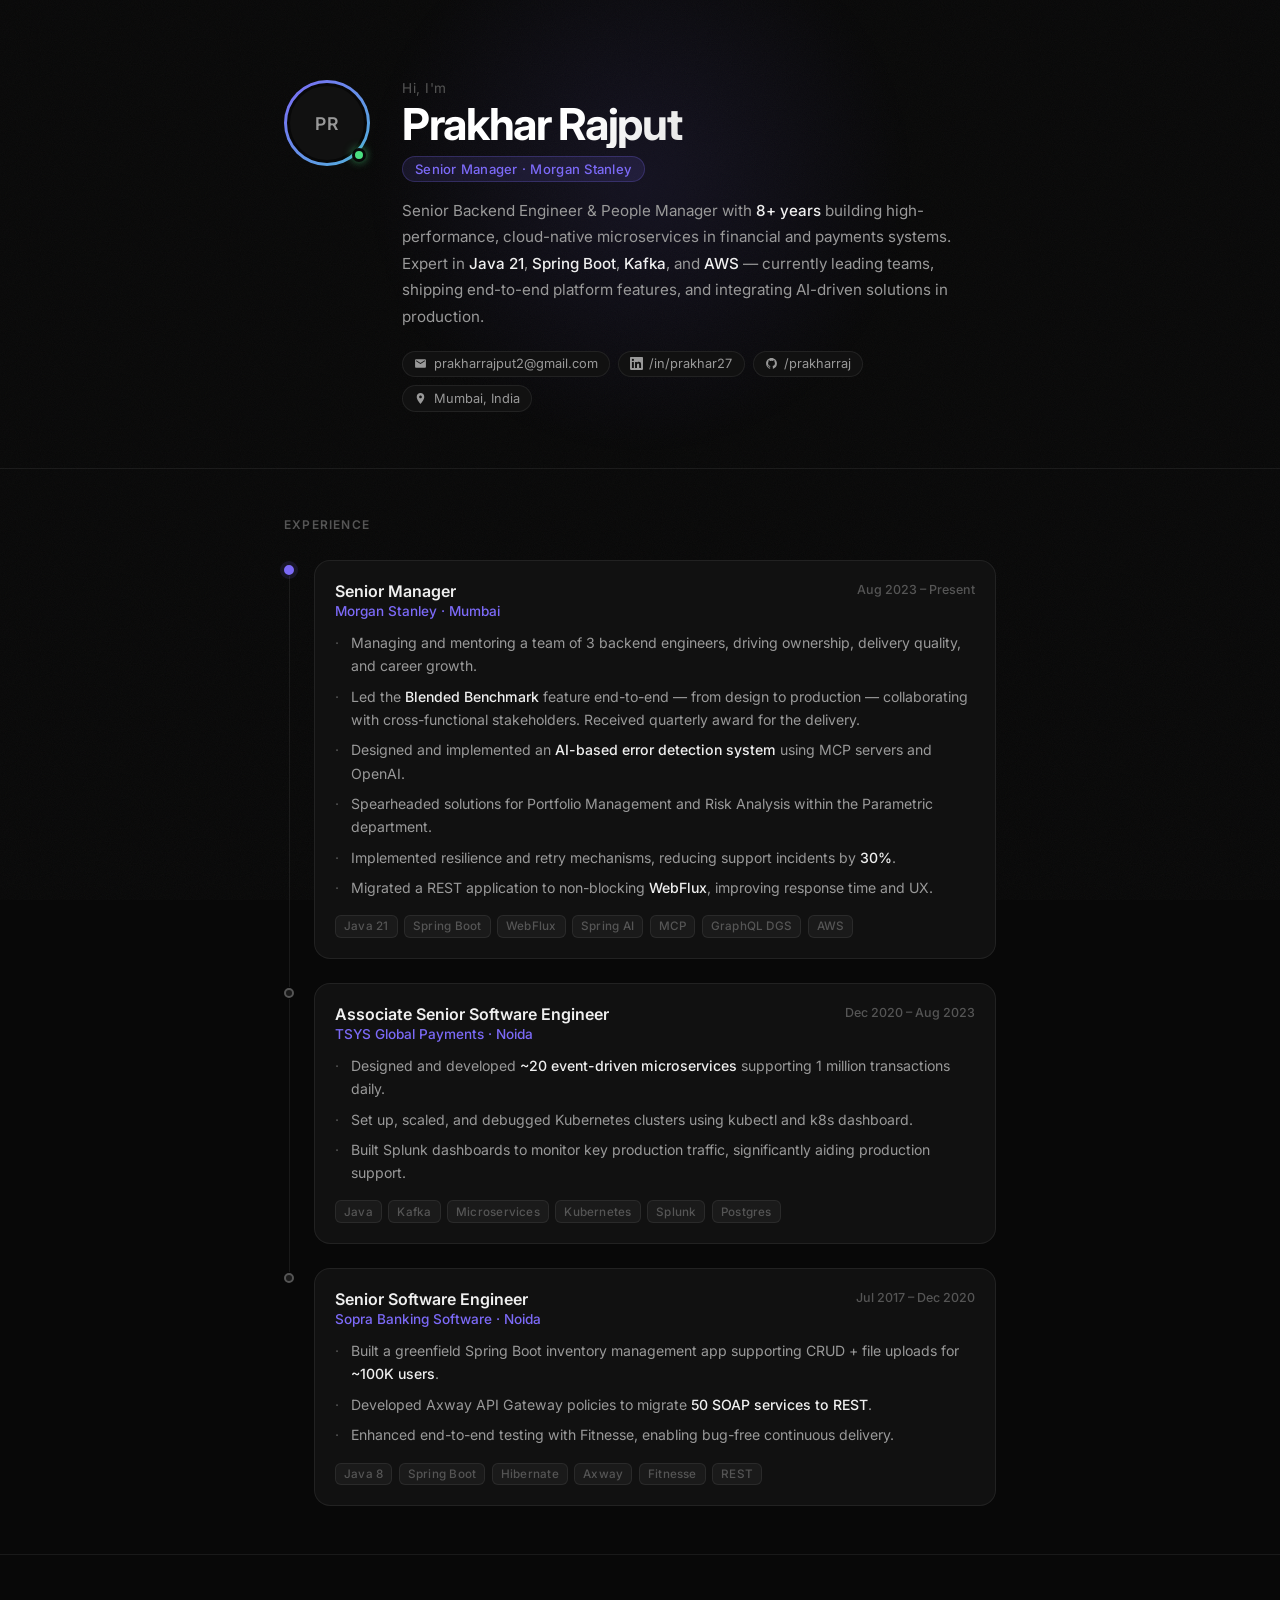
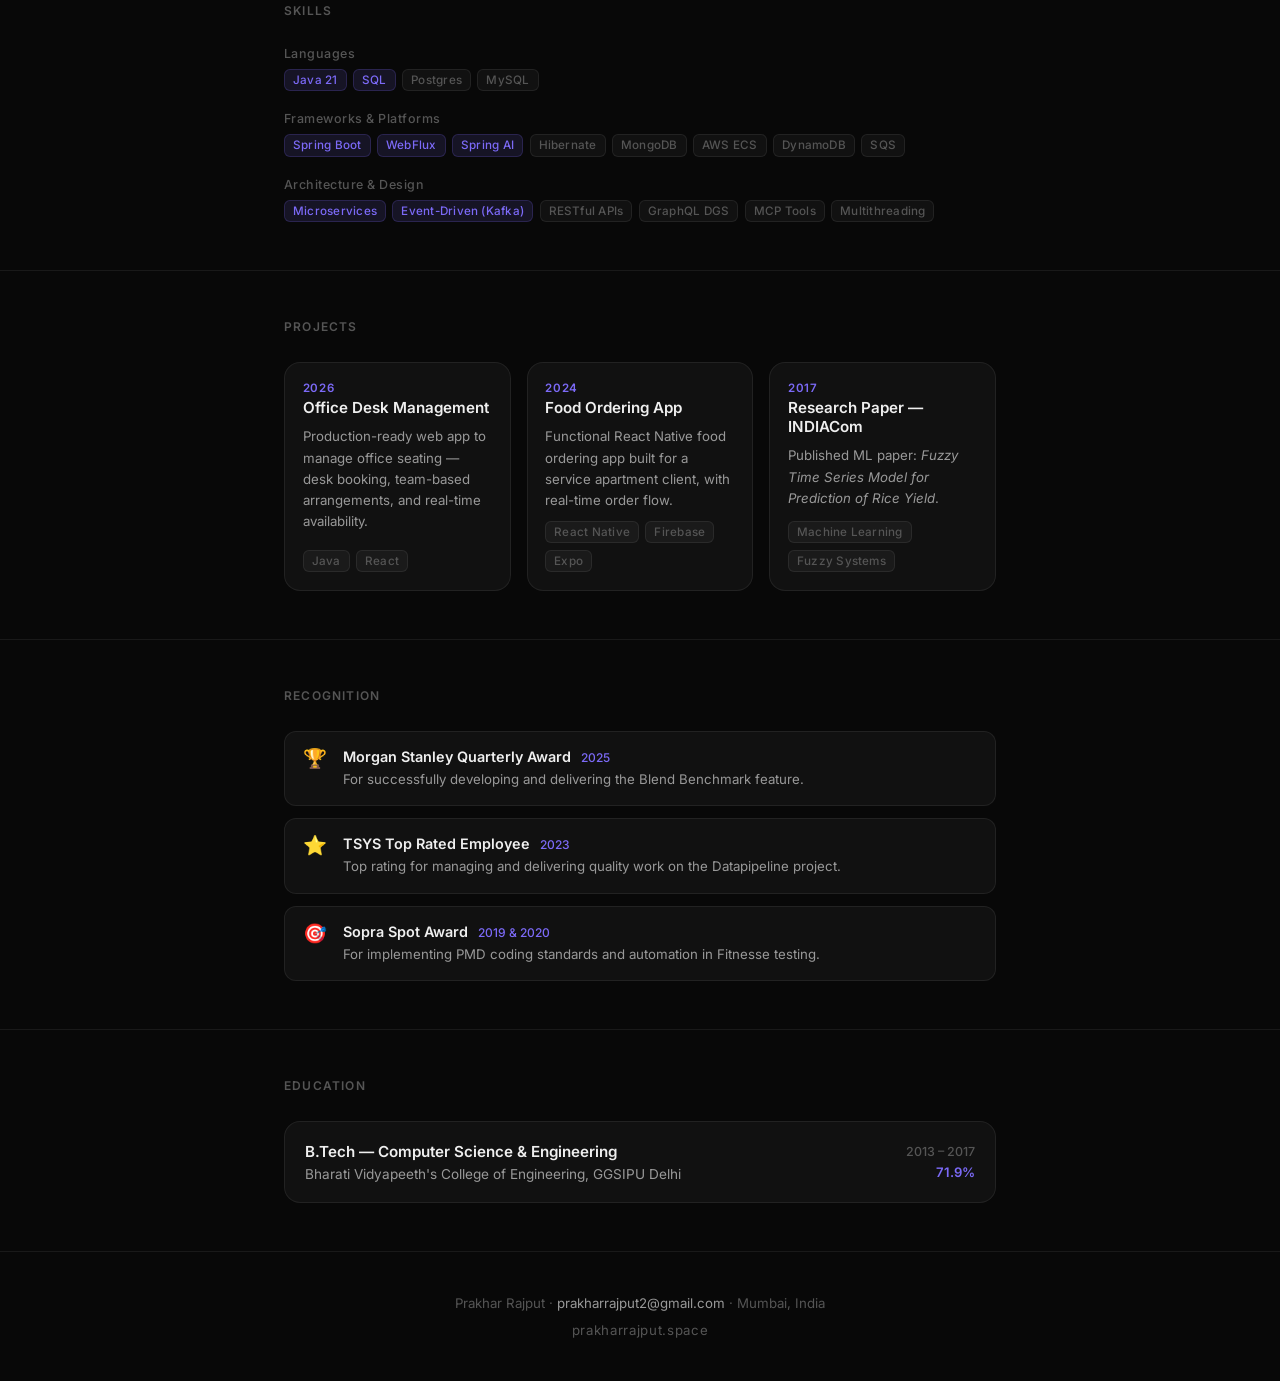
<file: index.html>
<!DOCTYPE html>
<html lang="en">
<head>
  <meta charset="UTF-8" />
  <meta name="viewport" content="width=device-width, initial-scale=1.0" />
  <title>Prakhar Rajput — Senior Backend Engineer</title>
  <meta name="description" content="Senior Backend Engineer & People Manager with 8+ years in fintech. Java, Spring Boot, Kafka, AWS, AI." />
  <link rel="stylesheet" href="styles.css" />
  <link rel="preconnect" href="https://fonts.googleapis.com" />
  <link rel="preconnect" href="https://fonts.gstatic.com" crossorigin />
  <link href="https://fonts.googleapis.com/css2?family=Inter:wght@300;400;500;600;700&display=swap" rel="stylesheet" />
</head>
<body>
  <div class="noise"></div>

  <!-- ── HERO ── -->
  <section class="hero-section">
    <div class="container">
      <div class="hero-inner">
        <div class="avatar-wrap">
          <div class="avatar-ring">
            <div class="avatar">PR</div>
          </div>
          <div class="status-dot"></div>
        </div>

        <div class="hero-text">
          <p class="greeting">Hi, I'm</p>
          <h1 class="name">Prakhar Rajput</h1>
          <p class="title-badge">Senior Manager · Morgan Stanley</p>
          <p class="bio">
            Senior Backend Engineer &amp; People Manager with <strong>8+ years</strong> building
            high-performance, cloud-native microservices in financial and payments systems.
            Expert in <strong>Java 21</strong>, <strong>Spring Boot</strong>, <strong>Kafka</strong>, and <strong>AWS</strong> —
            currently leading teams, shipping end-to-end platform features,
            and integrating AI-driven solutions in production.
          </p>

          <div class="contact-row">
            <a href="mailto:prakharrajput2@gmail.com" class="contact-chip">
              <svg viewBox="0 0 24 24" fill="currentColor"><path d="M20 4H4c-1.1 0-2 .9-2 2v12c0 1.1.9 2 2 2h16c1.1 0 2-.9 2-2V6c0-1.1-.9-2-2-2zm0 4l-8 5-8-5V6l8 5 8-5v2z"/></svg>
              prakharrajput2@gmail.com
            </a>
            <a href="https://linkedin.com/in/prakhar27" target="_blank" rel="noopener" class="contact-chip">
              <svg viewBox="0 0 24 24" fill="currentColor"><path d="M20.447 20.452h-3.554v-5.569c0-1.328-.027-3.037-1.852-3.037-1.853 0-2.136 1.445-2.136 2.939v5.667H9.351V9h3.414v1.561h.046c.477-.9 1.637-1.85 3.37-1.85 3.601 0 4.267 2.37 4.267 5.455v6.286zM5.337 7.433a2.062 2.062 0 01-2.063-2.065 2.064 2.064 0 112.063 2.065zm1.782 13.019H3.555V9h3.564v11.452zM22.225 0H1.771C.792 0 0 .774 0 1.729v20.542C0 23.227.792 24 1.771 24h20.451C23.2 24 24 23.227 24 22.271V1.729C24 .774 23.2 0 22.222 0h.003z"/></svg>
              /in/prakhar27
            </a>
            <a href="https://github.com/prakharraj" target="_blank" rel="noopener" class="contact-chip">
              <svg viewBox="0 0 24 24" fill="currentColor"><path d="M12 2C6.477 2 2 6.484 2 12.017c0 4.425 2.865 8.18 6.839 9.504.5.092.682-.217.682-.483 0-.237-.008-.868-.013-1.703-2.782.605-3.369-1.343-3.369-1.343-.454-1.158-1.11-1.466-1.11-1.466-.908-.62.069-.608.069-.608 1.003.07 1.531 1.032 1.531 1.032.892 1.53 2.341 1.088 2.91.832.092-.647.35-1.088.636-1.338-2.22-.253-4.555-1.113-4.555-4.951 0-1.093.39-1.988 1.029-2.688-.103-.253-.446-1.272.098-2.65 0 0 .84-.27 2.75 1.026A9.564 9.564 0 0112 6.844c.85.004 1.705.115 2.504.337 1.909-1.296 2.747-1.027 2.747-1.027.546 1.379.202 2.398.1 2.651.64.7 1.028 1.595 1.028 2.688 0 3.848-2.339 4.695-4.566 4.943.359.309.678.92.678 1.855 0 1.338-.012 2.419-.012 2.747 0 .268.18.58.688.482A10.019 10.019 0 0022 12.017C22 6.484 17.522 2 12 2z"/></svg>
              /prakharraj
            </a>
            <span class="contact-chip location">
              <svg viewBox="0 0 24 24" fill="currentColor"><path d="M12 2C8.13 2 5 5.13 5 9c0 5.25 7 13 7 13s7-7.75 7-13c0-3.87-3.13-7-7-7zm0 9.5c-1.38 0-2.5-1.12-2.5-2.5s1.12-2.5 2.5-2.5 2.5 1.12 2.5 2.5-1.12 2.5-2.5 2.5z"/></svg>
              Mumbai, India
            </span>
          </div>
        </div>
      </div>
    </div>
  </section>

  <!-- ── EXPERIENCE ── -->
  <section class="section">
    <div class="container">
      <h2 class="section-title">Experience</h2>
      <div class="timeline">

        <div class="timeline-item">
          <div class="timeline-dot current"></div>
          <div class="timeline-card">
            <div class="job-header">
              <div>
                <h3 class="job-title">Senior Manager</h3>
                <p class="company">Morgan Stanley · Mumbai</p>
              </div>
              <span class="tenure">Aug 2023 – Present</span>
            </div>
            <ul class="bullets">
              <li>Managing and mentoring a team of 3 backend engineers, driving ownership, delivery quality, and career growth.</li>
              <li>Led the <strong>Blended Benchmark</strong> feature end-to-end — from design to production — collaborating with cross-functional stakeholders. Received quarterly award for the delivery.</li>
              <li>Designed and implemented an <strong>AI-based error detection system</strong> using MCP servers and OpenAI.</li>
              <li>Spearheaded solutions for Portfolio Management and Risk Analysis within the Parametric department.</li>
              <li>Implemented resilience and retry mechanisms, reducing support incidents by <strong>30%</strong>.</li>
              <li>Migrated a REST application to non-blocking <strong>WebFlux</strong>, improving response time and UX.</li>
            </ul>
            <div class="tag-row">
              <span class="tag">Java 21</span><span class="tag">Spring Boot</span><span class="tag">WebFlux</span><span class="tag">Spring AI</span><span class="tag">MCP</span><span class="tag">GraphQL DGS</span><span class="tag">AWS</span>
            </div>
          </div>
        </div>

        <div class="timeline-item">
          <div class="timeline-dot"></div>
          <div class="timeline-card">
            <div class="job-header">
              <div>
                <h3 class="job-title">Associate Senior Software Engineer</h3>
                <p class="company">TSYS Global Payments · Noida</p>
              </div>
              <span class="tenure">Dec 2020 – Aug 2023</span>
            </div>
            <ul class="bullets">
              <li>Designed and developed <strong>~20 event-driven microservices</strong> supporting 1 million transactions daily.</li>
              <li>Set up, scaled, and debugged Kubernetes clusters using kubectl and k8s dashboard.</li>
              <li>Built Splunk dashboards to monitor key production traffic, significantly aiding production support.</li>
            </ul>
            <div class="tag-row">
              <span class="tag">Java</span><span class="tag">Kafka</span><span class="tag">Microservices</span><span class="tag">Kubernetes</span><span class="tag">Splunk</span><span class="tag">Postgres</span>
            </div>
          </div>
        </div>

        <div class="timeline-item">
          <div class="timeline-dot"></div>
          <div class="timeline-card">
            <div class="job-header">
              <div>
                <h3 class="job-title">Senior Software Engineer</h3>
                <p class="company">Sopra Banking Software · Noida</p>
              </div>
              <span class="tenure">Jul 2017 – Dec 2020</span>
            </div>
            <ul class="bullets">
              <li>Built a greenfield Spring Boot inventory management app supporting CRUD + file uploads for <strong>~100K users</strong>.</li>
              <li>Developed Axway API Gateway policies to migrate <strong>50 SOAP services to REST</strong>.</li>
              <li>Enhanced end-to-end testing with Fitnesse, enabling bug-free continuous delivery.</li>
            </ul>
            <div class="tag-row">
              <span class="tag">Java 8</span><span class="tag">Spring Boot</span><span class="tag">Hibernate</span><span class="tag">Axway</span><span class="tag">Fitnesse</span><span class="tag">REST</span>
            </div>
          </div>
        </div>

      </div>
    </div>
  </section>

  <!-- ── SKILLS ── -->
  <section class="section">
    <div class="container">
      <h2 class="section-title">Skills</h2>
      <div class="skills-grid">
        <div class="skill-group">
          <p class="skill-label">Languages</p>
          <div class="tag-row">
            <span class="tag accent">Java 21</span>
            <span class="tag accent">SQL</span>
            <span class="tag">Postgres</span>
            <span class="tag">MySQL</span>
          </div>
        </div>
        <div class="skill-group">
          <p class="skill-label">Frameworks & Platforms</p>
          <div class="tag-row">
            <span class="tag accent">Spring Boot</span>
            <span class="tag accent">WebFlux</span>
            <span class="tag accent">Spring AI</span>
            <span class="tag">Hibernate</span>
            <span class="tag">MongoDB</span>
            <span class="tag">AWS ECS</span>
            <span class="tag">DynamoDB</span>
            <span class="tag">SQS</span>
          </div>
        </div>
        <div class="skill-group">
          <p class="skill-label">Architecture & Design</p>
          <div class="tag-row">
            <span class="tag accent">Microservices</span>
            <span class="tag accent">Event-Driven (Kafka)</span>
            <span class="tag">RESTful APIs</span>
            <span class="tag">GraphQL DGS</span>
            <span class="tag">MCP Tools</span>
            <span class="tag">Multithreading</span>
          </div>
        </div>
      </div>
    </div>
  </section>

  <!-- ── PROJECTS ── -->
  <section class="section">
    <div class="container">
      <h2 class="section-title">Projects</h2>
      <div class="projects-grid">

        <div class="project-card">
          <div class="project-header">
            <span class="project-year">2026</span>
            <h3 class="project-name">Office Desk Management</h3>
          </div>
          <p class="project-desc">Production-ready web app to manage office seating — desk booking, team-based arrangements, and real-time availability.</p>
          <div class="tag-row"><span class="tag">Java</span><span class="tag">React</span></div>
        </div>

        <div class="project-card">
          <div class="project-header">
            <span class="project-year">2024</span>
            <h3 class="project-name">Food Ordering App</h3>
          </div>
          <p class="project-desc">Functional React Native food ordering app built for a service apartment client, with real-time order flow.</p>
          <div class="tag-row"><span class="tag">React Native</span><span class="tag">Firebase</span><span class="tag">Expo</span></div>
        </div>

        <div class="project-card">
          <div class="project-header">
            <span class="project-year">2017</span>
            <h3 class="project-name">Research Paper — INDIACom</h3>
          </div>
          <p class="project-desc">Published ML paper: <em>Fuzzy Time Series Model for Prediction of Rice Yield</em>.</p>
          <div class="tag-row"><span class="tag">Machine Learning</span><span class="tag">Fuzzy Systems</span></div>
        </div>

      </div>
    </div>
  </section>

  <!-- ── ACHIEVEMENTS ── -->
  <section class="section">
    <div class="container">
      <h2 class="section-title">Recognition</h2>
      <div class="awards-list">
        <div class="award-item">
          <div class="award-icon">🏆</div>
          <div>
            <p class="award-title">Morgan Stanley Quarterly Award <span class="award-year">2025</span></p>
            <p class="award-desc">For successfully developing and delivering the Blend Benchmark feature.</p>
          </div>
        </div>
        <div class="award-item">
          <div class="award-icon">⭐</div>
          <div>
            <p class="award-title">TSYS Top Rated Employee <span class="award-year">2023</span></p>
            <p class="award-desc">Top rating for managing and delivering quality work on the Datapipeline project.</p>
          </div>
        </div>
        <div class="award-item">
          <div class="award-icon">🎯</div>
          <div>
            <p class="award-title">Sopra Spot Award <span class="award-year">2019 &amp; 2020</span></p>
            <p class="award-desc">For implementing PMD coding standards and automation in Fitnesse testing.</p>
          </div>
        </div>
      </div>
    </div>
  </section>

  <!-- ── EDUCATION ── -->
  <section class="section">
    <div class="container">
      <h2 class="section-title">Education</h2>
      <div class="edu-card">
        <div>
          <h3 class="edu-degree">B.Tech — Computer Science &amp; Engineering</h3>
          <p class="edu-school">Bharati Vidyapeeth's College of Engineering, GGSIPU Delhi</p>
        </div>
        <div class="edu-meta">
          <span class="tenure">2013 – 2017</span>
          <span class="edu-grade">71.9%</span>
        </div>
      </div>
    </div>
  </section>

  <!-- ── FOOTER ── -->
  <footer class="footer">
    <div class="container">
      <p>Prakhar Rajput · <a href="mailto:prakharrajput2@gmail.com">prakharrajput2@gmail.com</a> · Mumbai, India</p>
      <p class="footer-sub">prakharrajput.space</p>
    </div>
  </footer>

  <script src="app.js"></script>
</body>
</html>
</file>
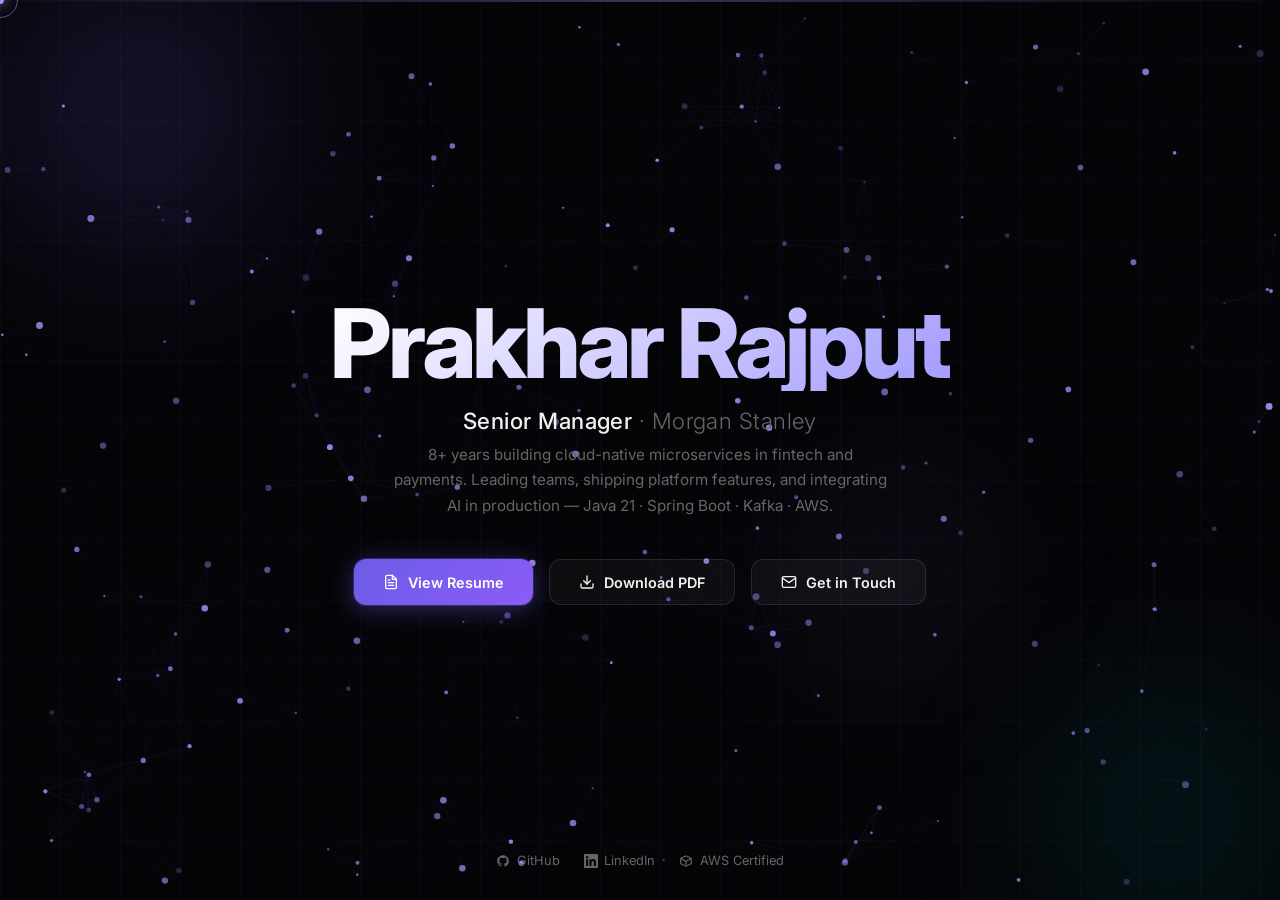
<file: public/index.html>
<!DOCTYPE html>
<html lang="en">
<head>
  <meta charset="UTF-8" />
  <meta name="viewport" content="width=device-width, initial-scale=1.0" />
  <title>Prakhar Rajput — Senior Manager</title>
  <meta name="description" content="Senior Backend Engineer & People Manager with 8+ years in fintech. Java, Spring Boot, Kafka, AWS, AI." />
  <link rel="preconnect" href="https://fonts.googleapis.com" />
  <link rel="preconnect" href="https://fonts.gstatic.com" crossorigin />
  <link href="https://fonts.googleapis.com/css2?family=Inter:wght@300;400;500;600;700;800&family=JetBrains+Mono:wght@400;500&display=swap" rel="stylesheet" />
  <style>
    *, *::before, *::after { box-sizing: border-box; margin: 0; padding: 0; }

    :root {
      --bg: #050508;
      --accent: #6c5ce7;
      --accent-light: #a29bfe;
      --cyan: #00cec9;
      --text: #f1f1f1;
      --text-dim: #666;
      --glow: rgba(108, 92, 231, 0.4);
    }

    html, body {
      height: 100%;
      font-family: 'Inter', system-ui, sans-serif;
      background: var(--bg);
      color: var(--text);
      overflow: hidden;
      -webkit-font-smoothing: antialiased;
      cursor: none;
    }

    .cursor-dot {
      position: fixed;
      width: 8px;
      height: 8px;
      background: var(--accent-light);
      border-radius: 50%;
      pointer-events: none;
      z-index: 9999;
      transform: translate(-50%, -50%);
      transition: transform 0.05s ease, opacity 0.2s;
      box-shadow: 0 0 12px var(--accent-light);
    }

    .cursor-ring {
      position: fixed;
      width: 36px;
      height: 36px;
      border: 1.5px solid rgba(162, 155, 254, 0.5);
      border-radius: 50%;
      pointer-events: none;
      z-index: 9998;
      transform: translate(-50%, -50%);
      transition: width 0.3s ease, height 0.3s ease, border-color 0.3s ease;
    }

    .cursor-ring.hover {
      width: 52px;
      height: 52px;
      border-color: var(--cyan);
    }

    .cursor-dot.hover {
      transform: translate(-50%, -50%) scale(1.8);
      background: var(--cyan);
      box-shadow: 0 0 20px var(--cyan);
    }

    a, .btn { cursor: none; }

    /* ── Animated grid background ── */
    .grid-bg {
      position: fixed;
      inset: 0;
      background-image:
        linear-gradient(rgba(108, 92, 231, 0.05) 1px, transparent 1px),
        linear-gradient(90deg, rgba(108, 92, 231, 0.05) 1px, transparent 1px);
      background-size: 60px 60px;
      animation: gridMove 20s linear infinite;
      z-index: 0;
    }

    @keyframes gridMove {
      0% { transform: translate(0, 0); }
      100% { transform: translate(60px, 60px); }
    }

    /* ── Floating orbs ── */
    .orb {
      position: fixed;
      border-radius: 50%;
      filter: blur(80px);
      pointer-events: none;
      z-index: 0;
      animation: float 8s ease-in-out infinite;
    }

    .orb-1 {
      width: 400px;
      height: 400px;
      background: radial-gradient(circle, rgba(108, 92, 231, 0.25), transparent 70%);
      top: -10%;
      left: -5%;
      animation-delay: 0s;
    }

    .orb-2 {
      width: 350px;
      height: 350px;
      background: radial-gradient(circle, rgba(0, 206, 201, 0.15), transparent 70%);
      bottom: -10%;
      right: -5%;
      animation-delay: -4s;
    }

    .orb-3 {
      width: 250px;
      height: 250px;
      background: radial-gradient(circle, rgba(162, 155, 254, 0.12), transparent 70%);
      top: 50%;
      left: 60%;
      animation-delay: -2s;
    }

    @keyframes float {
      0%, 100% { transform: translate(0, 0) scale(1); }
      33% { transform: translate(20px, -15px) scale(1.05); }
      66% { transform: translate(-10px, 10px) scale(0.95); }
    }

    /* ── Particle canvas ── */
    #particles {
      position: fixed;
      inset: 0;
      z-index: 0;
    }

    /* ── Main content ── */
    .wrapper {
      position: relative;
      z-index: 1;
      height: 100%;
      display: flex;
      flex-direction: column;
      align-items: center;
      justify-content: center;
      text-align: center;
      padding: 2rem;
    }

    /* ── Terminal-style badge ── */
    .terminal-badge {
      display: inline-flex;
      align-items: center;
      gap: 0.5rem;
      font-family: 'JetBrains Mono', monospace;
      font-size: 0.75rem;
      color: var(--cyan);
      background: rgba(0, 206, 201, 0.06);
      border: 1px solid rgba(0, 206, 201, 0.2);
      border-radius: 99px;
      padding: 0.4rem 1rem;
      margin-bottom: 2rem;
      opacity: 0;
      animation: fadeIn 0.8s ease 0.2s forwards;
    }

    .terminal-badge::before {
      content: '';
      width: 6px;
      height: 6px;
      background: var(--cyan);
      border-radius: 50%;
      box-shadow: 0 0 8px var(--cyan);
      animation: pulse 2s ease-in-out infinite;
    }

    @keyframes pulse {
      0%, 100% { opacity: 1; }
      50% { opacity: 0.4; }
    }

    /* ── Name ── */
    .hero-name {
      font-size: clamp(3rem, 10vw, 6rem);
      font-weight: 800;
      letter-spacing: -0.04em;
      line-height: 1;
      margin-bottom: 1rem;
      opacity: 0;
      animation: fadeUp 0.8s ease 0.4s forwards;
      background: linear-gradient(135deg, #fff 0%, var(--accent-light) 50%, var(--cyan) 100%);
      background-size: 200% 200%;
      -webkit-background-clip: text;
      -webkit-text-fill-color: transparent;
      background-clip: text;
      animation: fadeUp 0.8s ease 0.4s forwards, gradientShift 6s ease-in-out infinite;
    }

    @keyframes gradientShift {
      0%, 100% { background-position: 0% 50%; }
      50% { background-position: 100% 50%; }
    }

    /* ── Subtitle ── */
    .hero-subtitle {
      font-size: clamp(1rem, 3vw, 1.4rem);
      font-weight: 300;
      color: var(--text-dim);
      letter-spacing: 0.02em;
      margin-bottom: 0.5rem;
      opacity: 0;
      animation: fadeUp 0.8s ease 0.6s forwards;
    }

    .hero-subtitle strong {
      color: var(--text);
      font-weight: 500;
    }

    .hero-tagline {
      font-size: 0.95rem;
      color: var(--text-dim);
      max-width: 500px;
      line-height: 1.7;
      margin-bottom: 2.5rem;
      opacity: 0;
      animation: fadeUp 0.8s ease 0.75s forwards;
    }

    /* ── CTA Buttons ── */
    .cta-group {
      display: flex;
      gap: 1rem;
      flex-wrap: wrap;
      justify-content: center;
      opacity: 0;
      animation: fadeUp 0.8s ease 0.9s forwards;
    }

    .btn {
      position: relative;
      display: inline-flex;
      align-items: center;
      gap: 0.6rem;
      padding: 0.85rem 1.8rem;
      font-family: 'Inter', sans-serif;
      font-size: 0.9rem;
      font-weight: 600;
      text-decoration: none;
      border-radius: 12px;
      cursor: pointer;
      transition: all 0.3s ease;
      overflow: hidden;
    }

    .btn-primary {
      color: #fff;
      background: linear-gradient(135deg, var(--accent), #8b5cf6);
      border: none;
      box-shadow: 0 4px 24px var(--glow), 0 0 0 1px rgba(108, 92, 231, 0.3);
    }

    .btn-primary::before {
      content: '';
      position: absolute;
      inset: 0;
      background: linear-gradient(135deg, rgba(255,255,255,0.15), transparent);
      opacity: 0;
      transition: opacity 0.3s;
    }

    .btn-primary:hover {
      transform: translateY(-2px);
      box-shadow: 0 8px 40px var(--glow), 0 0 0 1px rgba(108, 92, 231, 0.5);
    }

    .btn-primary:hover::before {
      opacity: 1;
    }

    .btn-ghost {
      color: var(--text);
      background: rgba(255, 255, 255, 0.04);
      border: 1px solid rgba(255, 255, 255, 0.1);
    }

    .btn-ghost:hover {
      background: rgba(255, 255, 255, 0.08);
      border-color: rgba(255, 255, 255, 0.2);
      transform: translateY(-2px);
    }

    .btn svg {
      width: 16px;
      height: 16px;
    }

    /* ── Bottom links ── */
    .bottom-links {
      position: absolute;
      bottom: 2rem;
      display: flex;
      gap: 1.5rem;
      opacity: 0;
      animation: fadeIn 0.8s ease 1.2s forwards;
    }

    .bottom-links a {
      display: inline-flex;
      align-items: center;
      gap: 0.4rem;
      font-size: 0.8rem;
      color: var(--text-dim);
      text-decoration: none;
      transition: color 0.2s;
    }

    .bottom-links a:hover {
      color: var(--text);
    }

    .bottom-links a svg {
      width: 14px;
      height: 14px;
    }

    /* ── Scanline effect ── */
    .scanline {
      position: fixed;
      top: 0;
      left: 0;
      right: 0;
      height: 2px;
      background: linear-gradient(90deg, transparent, var(--accent-light), transparent);
      opacity: 0.3;
      animation: scanDown 4s linear infinite;
      z-index: 2;
      pointer-events: none;
    }

    @keyframes scanDown {
      0% { top: -2px; }
      100% { top: 100%; }
    }

    /* ── Keyframes ── */
    @keyframes fadeUp {
      from { opacity: 0; transform: translateY(24px); }
      to { opacity: 1; transform: translateY(0); }
    }

    @keyframes fadeIn {
      from { opacity: 0; }
      to { opacity: 1; }
    }

    /* ── Responsive ── */
    @media (max-width: 480px) {
      .wrapper { padding: 1.5rem; }
      .cta-group { flex-direction: column; align-items: center; }
      .bottom-links { gap: 1rem; }
    }
  </style>
</head>
<body>
  <div class="cursor-dot"></div>
  <div class="cursor-ring"></div>
  <div class="grid-bg"></div>
  <div class="orb orb-1"></div>
  <div class="orb orb-2"></div>
  <div class="orb orb-3"></div>
  <div class="scanline"></div>
  <canvas id="particles"></canvas>

  <div class="wrapper">
    <h1 class="hero-name">Prakhar Rajput</h1>

    <p class="hero-subtitle">
      <strong>Senior Manager</strong> · Morgan Stanley
    </p>

    <p class="hero-tagline">
      8+ years building cloud-native microservices in fintech and payments.
      Leading teams, shipping platform features, and integrating AI in production —
      Java 21 · Spring Boot · Kafka · AWS.
    </p>

    <div class="cta-group">
      <a href="resume.html" class="btn btn-primary">
        <svg viewBox="0 0 24 24" fill="none" stroke="currentColor" stroke-width="2" stroke-linecap="round" stroke-linejoin="round"><path d="M14 2H6a2 2 0 00-2 2v16a2 2 0 002 2h12a2 2 0 002-2V8z"/><polyline points="14 2 14 8 20 8"/><line x1="16" y1="13" x2="8" y2="13"/><line x1="16" y1="17" x2="8" y2="17"/><polyline points="10 9 9 9 8 9"/></svg>
        View Resume
      </a>
      <a href="https://drive.google.com/file/d/142mEbwEkqY27lMpRlLbPWL8rWCXYulNN/view?usp=sharing" class="btn btn-ghost" target="_blank" rel="noopener">
        <svg viewBox="0 0 24 24" fill="none" stroke="currentColor" stroke-width="2" stroke-linecap="round" stroke-linejoin="round"><path d="M21 15v4a2 2 0 01-2 2H5a2 2 0 01-2-2v-4"/><polyline points="7 10 12 15 17 10"/><line x1="12" y1="15" x2="12" y2="3"/></svg>
        Download PDF
      </a>
      <a href="mailto:prakharrajput2@gmail.com" class="btn btn-ghost">
        <svg viewBox="0 0 24 24" fill="none" stroke="currentColor" stroke-width="2" stroke-linecap="round" stroke-linejoin="round"><path d="M4 4h16c1.1 0 2 .9 2 2v12c0 1.1-.9 2-2 2H4c-1.1 0-2-.9-2-2V6c0-1.1.9-2 2-2z"/><polyline points="22,6 12,13 2,6"/></svg>
        Get in Touch
      </a>
    </div>

    <div class="bottom-links">
      <a href="https://github.com/prakharraj" target="_blank" rel="noopener">
        <svg viewBox="0 0 24 24" fill="currentColor"><path d="M12 2C6.477 2 2 6.484 2 12.017c0 4.425 2.865 8.18 6.839 9.504.5.092.682-.217.682-.483 0-.237-.008-.868-.013-1.703-2.782.605-3.369-1.343-3.369-1.343-.454-1.158-1.11-1.466-1.11-1.466-.908-.62.069-.608.069-.608 1.003.07 1.531 1.032 1.531 1.032.892 1.53 2.341 1.088 2.91.832.092-.647.35-1.088.636-1.338-2.22-.253-4.555-1.113-4.555-4.951 0-1.093.39-1.988 1.029-2.688-.103-.253-.446-1.272.098-2.65 0 0 .84-.27 2.75 1.026A9.564 9.564 0 0112 6.844c.85.004 1.705.115 2.504.337 1.909-1.296 2.747-1.027 2.747-1.027.546 1.379.202 2.398.1 2.651.64.7 1.028 1.595 1.028 2.688 0 3.848-2.339 4.695-4.566 4.943.359.309.678.92.678 1.855 0 1.338-.012 2.419-.012 2.747 0 .268.18.58.688.482A10.019 10.019 0 0022 12.017C22 6.484 17.522 2 12 2z"/></svg>
        GitHub
      </a>
      <a href="https://linkedin.com/in/prakhar27" target="_blank" rel="noopener">
        <svg viewBox="0 0 24 24" fill="currentColor"><path d="M20.447 20.452h-3.554v-5.569c0-1.328-.027-3.037-1.852-3.037-1.853 0-2.136 1.445-2.136 2.939v5.667H9.351V9h3.414v1.561h.046c.477-.9 1.637-1.85 3.37-1.85 3.601 0 4.267 2.37 4.267 5.455v6.286zM5.337 7.433a2.062 2.062 0 01-2.063-2.065 2.064 2.064 0 112.063 2.065zm1.782 13.019H3.555V9h3.564v11.452zM22.225 0H1.771C.792 0 0 .774 0 1.729v20.542C0 23.227.792 24 1.771 24h20.451C23.2 24 24 23.227 24 22.271V1.729C24 .774 23.2 0 22.222 0h.003z"/></svg>
        LinkedIn
      </a>
      <a href="https://www.credly.com/badges/96ce648b-a7b7-4765-a15d-2f7dbf0c9419/public_url" target="_blank" rel="noopener">
        <svg viewBox="0 0 24 24" fill="currentColor"><path d="M12 2L2 7v10l10 5 10-5V7L12 2zm0 2.18l6.9 3.45L12 11.08 5.1 7.63 12 4.18zM4 9.27l7 3.5V19.5l-7-3.5V9.27zm9 10.23v-6.73l7-3.5v6.73l-7 3.5z"/></svg>
        AWS Certified
      </a>
    </div>
  </div>

  <script>
    // Particle system
    const canvas = document.getElementById('particles');
    const ctx = canvas.getContext('2d');
    let particles = [];
    let mouse = { x: null, y: null };

    function resize() {
      canvas.width = window.innerWidth;
      canvas.height = window.innerHeight;
    }
    resize();
    window.addEventListener('resize', resize);

    window.addEventListener('mousemove', (e) => {
      mouse.x = e.clientX;
      mouse.y = e.clientY;
    });

    class Particle {
      constructor() {
        this.reset();
      }
      reset() {
        this.x = Math.random() * canvas.width;
        this.y = Math.random() * canvas.height;
        this.size = Math.random() * 2.5 + 1;
        this.speedX = (Math.random() - 0.5) * 0.4;
        this.speedY = (Math.random() - 0.5) * 0.4;
        this.opacity = Math.random() * 0.7 + 0.2;
      }
      update() {
        this.x += this.speedX;
        this.y += this.speedY;

        if (mouse.x !== null) {
          const dx = mouse.x - this.x;
          const dy = mouse.y - this.y;
          const dist = Math.sqrt(dx * dx + dy * dy);
          if (dist < 180) {
            const force = (180 - dist) / 180;
            this.speedX -= (dx / dist) * force * 0.15;
            this.speedY -= (dy / dist) * force * 0.15;
          }
        }

        this.speedX *= 0.96;
        this.speedY *= 0.96;

        if (this.x < 0 || this.x > canvas.width || this.y < 0 || this.y > canvas.height) {
          this.reset();
        }
      }
      draw() {
        ctx.beginPath();
        ctx.arc(this.x, this.y, this.size, 0, Math.PI * 2);
        ctx.fillStyle = `rgba(162, 155, 254, ${this.opacity})`;
        ctx.fill();
      }
    }

    const count = Math.min(200, Math.floor((canvas.width * canvas.height) / 5000));
    for (let i = 0; i < count; i++) {
      particles.push(new Particle());
    }

    function connectParticles() {
      for (let i = 0; i < particles.length; i++) {
        for (let j = i + 1; j < particles.length; j++) {
          const dx = particles[i].x - particles[j].x;
          const dy = particles[i].y - particles[j].y;
          const dist = Math.sqrt(dx * dx + dy * dy);
          if (dist < 180) {
            ctx.beginPath();
            ctx.strokeStyle = `rgba(108, 92, 231, ${0.12 * (1 - dist / 180)})`;
            ctx.lineWidth = 0.7;
            ctx.moveTo(particles[i].x, particles[i].y);
            ctx.lineTo(particles[j].x, particles[j].y);
            ctx.stroke();
          }
        }
      }
    }

    function animate() {
      ctx.clearRect(0, 0, canvas.width, canvas.height);
      particles.forEach(p => { p.update(); p.draw(); });
      connectParticles();
      requestAnimationFrame(animate);
    }
    animate();

    // Custom cursor
    const dot = document.querySelector('.cursor-dot');
    const ring = document.querySelector('.cursor-ring');
    let ringX = 0, ringY = 0, dotX = 0, dotY = 0;

    document.addEventListener('mousemove', (e) => {
      dotX = e.clientX;
      dotY = e.clientY;
      dot.style.left = dotX + 'px';
      dot.style.top = dotY + 'px';
    });

    function animateRing() {
      ringX += (dotX - ringX) * 0.15;
      ringY += (dotY - ringY) * 0.15;
      ring.style.left = ringX + 'px';
      ring.style.top = ringY + 'px';
      requestAnimationFrame(animateRing);
    }
    animateRing();

    document.querySelectorAll('a, .btn').forEach(el => {
      el.addEventListener('mouseenter', () => {
        dot.classList.add('hover');
        ring.classList.add('hover');
      });
      el.addEventListener('mouseleave', () => {
        dot.classList.remove('hover');
        ring.classList.remove('hover');
      });
    });
  </script>
</body>
</html>
</file>
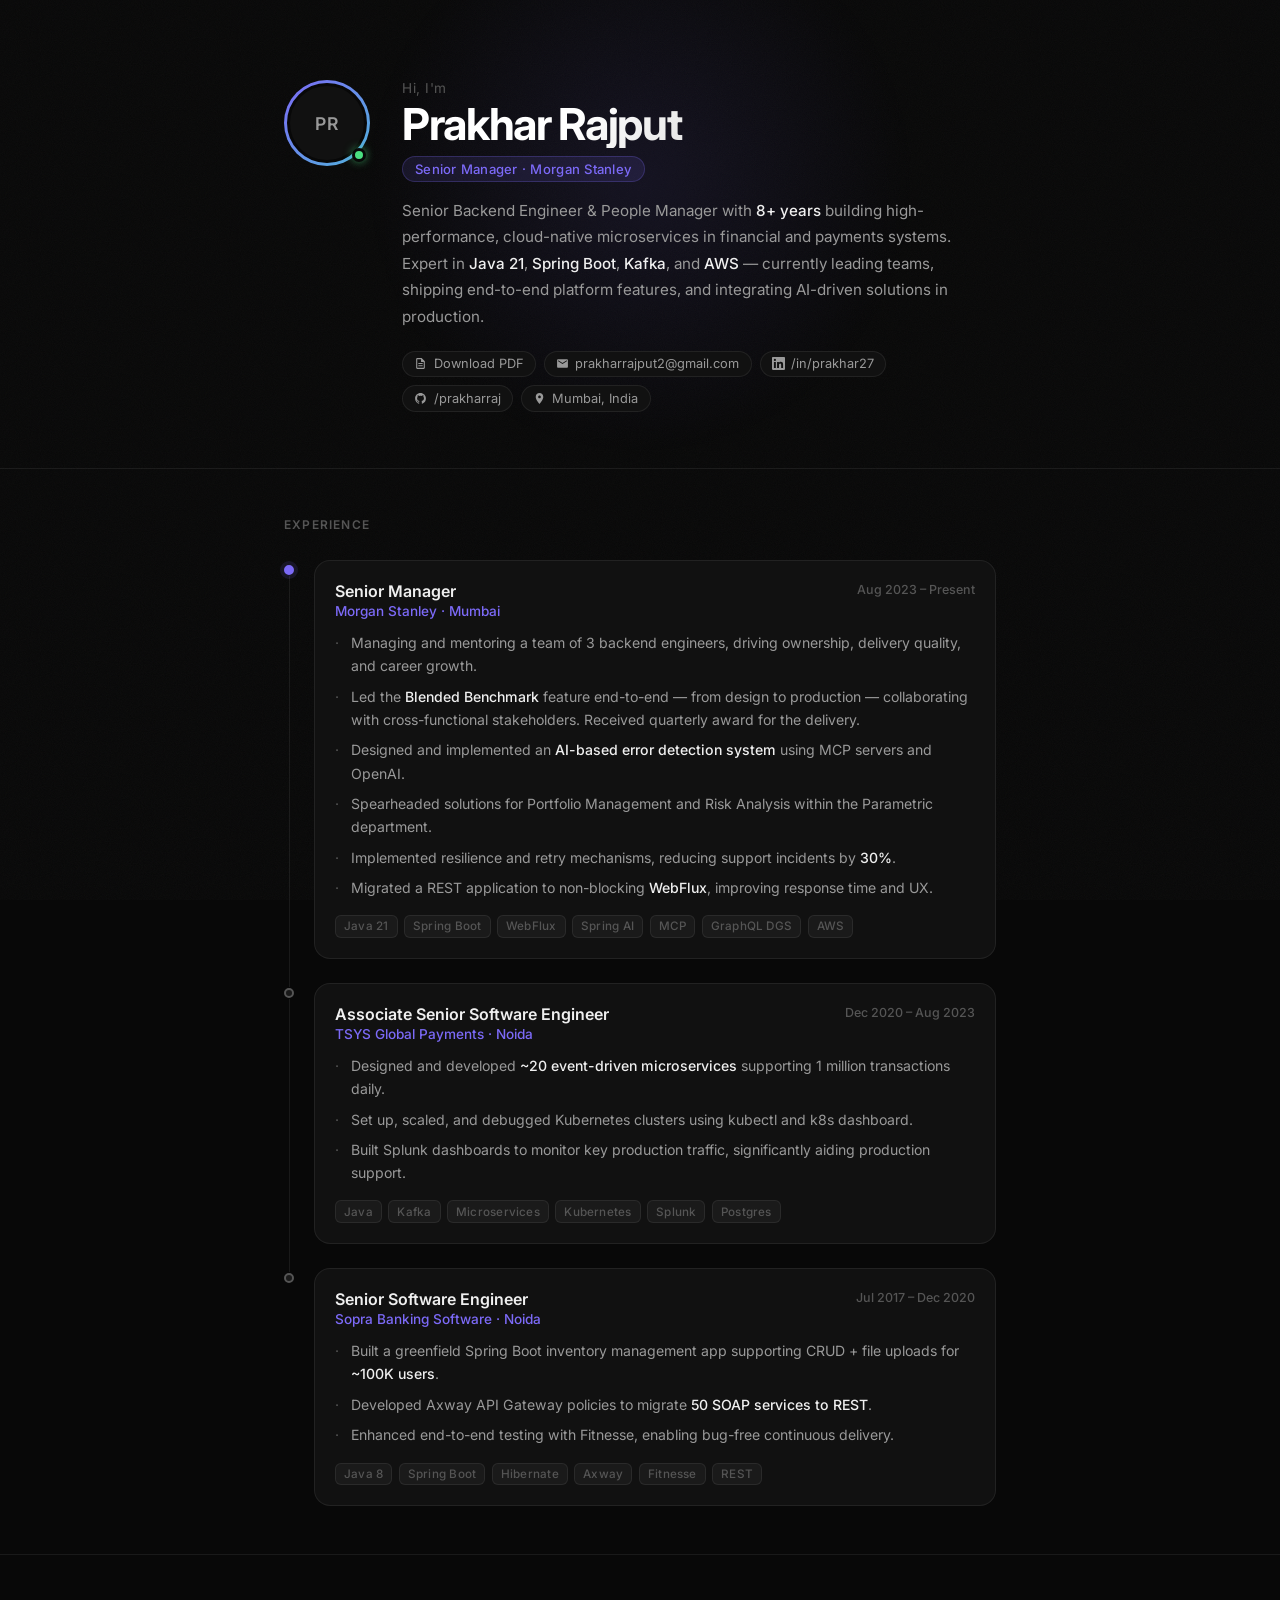
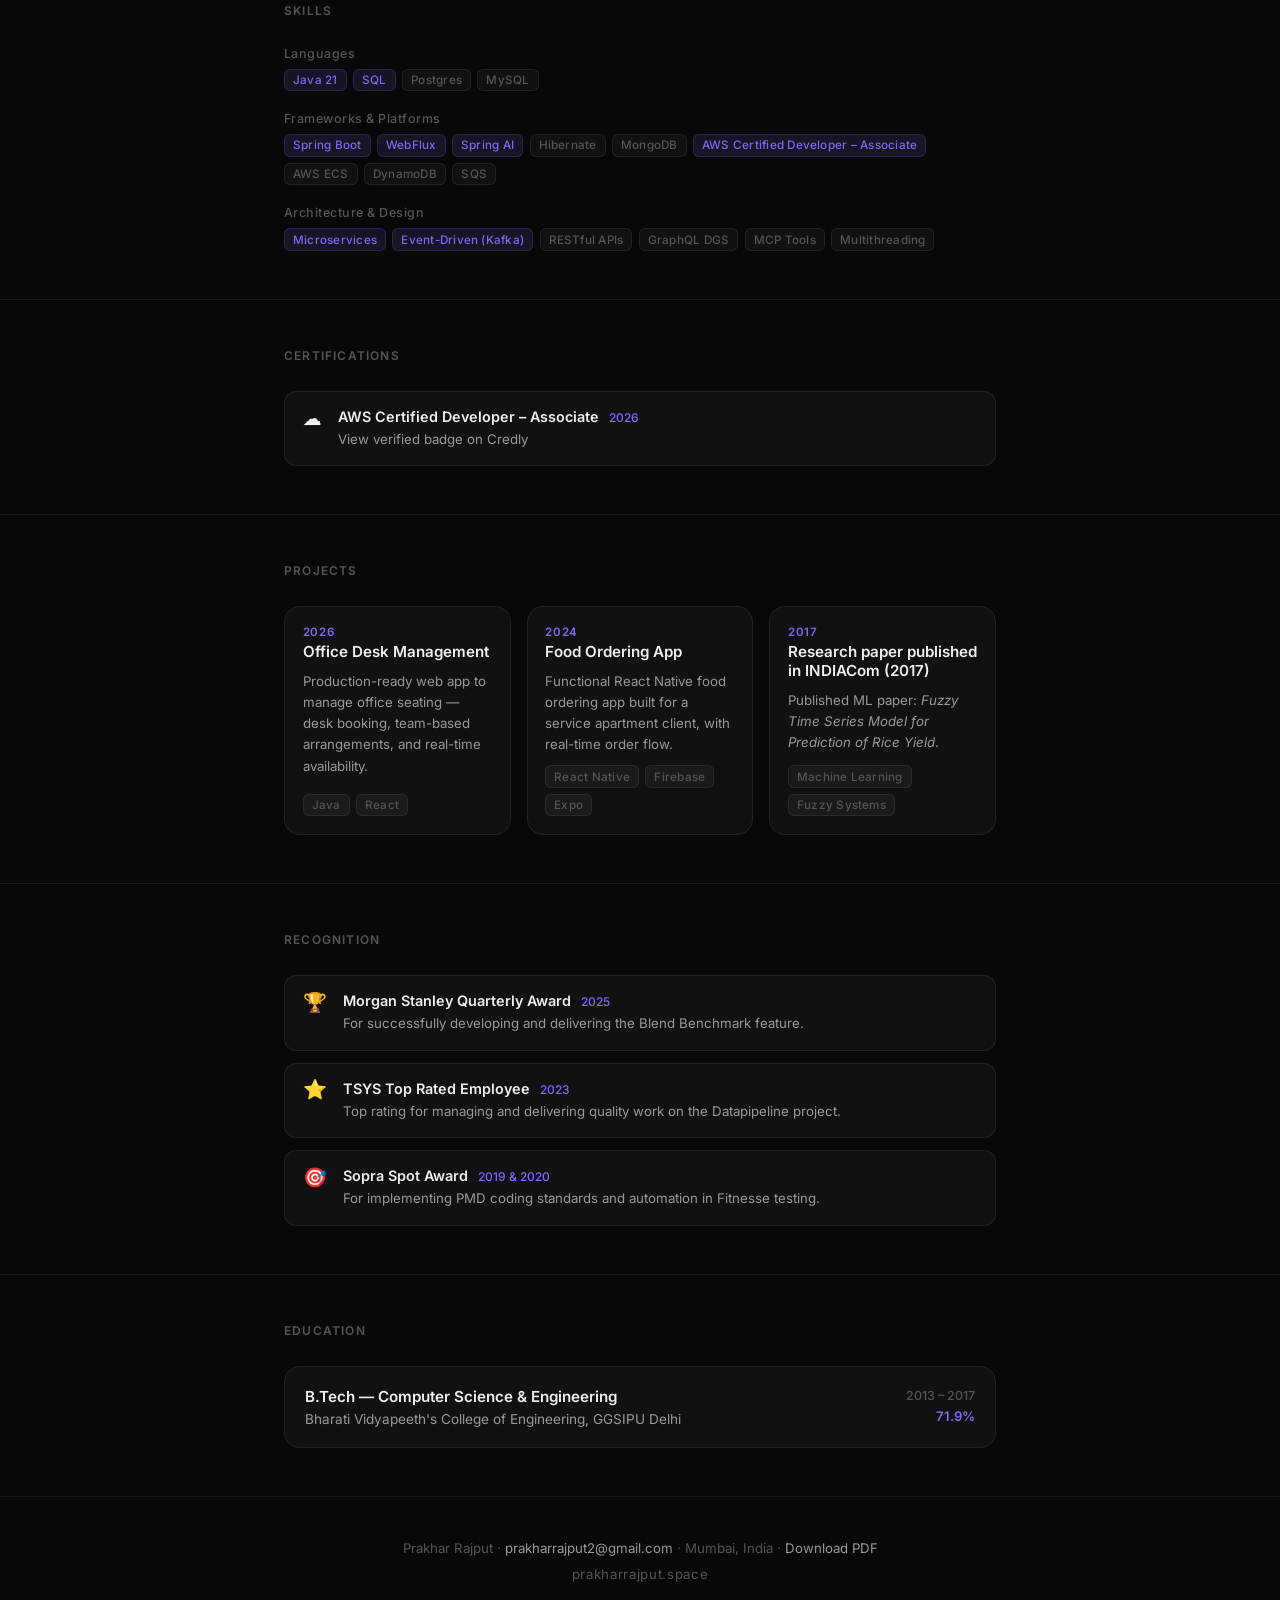
<file: public/resume.html>
<!DOCTYPE html>
<html lang="en">
<head>
  <meta charset="UTF-8" />
  <meta name="viewport" content="width=device-width, initial-scale=1.0" />
  <title>Prakhar Rajput — Senior Backend Engineer</title>
  <meta name="description" content="Senior Backend Engineer & People Manager with 8+ years in fintech. Java, Spring Boot, Kafka, AWS, AI." />
  <link rel="stylesheet" href="styles.css" />
  <link rel="preconnect" href="https://fonts.googleapis.com" />
  <link rel="preconnect" href="https://fonts.gstatic.com" crossorigin />
  <link href="https://fonts.googleapis.com/css2?family=Inter:wght@300;400;500;600;700&display=swap" rel="stylesheet" />
</head>
<body>
  <div class="noise"></div>

  <!-- ── HERO ── -->
  <section class="hero-section">
    <div class="container">
      <div class="hero-inner">
        <div class="avatar-wrap">
          <div class="avatar-ring">
            <div class="avatar">PR</div>
          </div>
          <div class="status-dot"></div>
        </div>

        <div class="hero-text">
          <p class="greeting">Hi, I'm</p>
          <h1 class="name">Prakhar Rajput</h1>
          <p class="title-badge">Senior Manager · Morgan Stanley</p>
          <p class="bio">
            Senior Backend Engineer &amp; People Manager with <strong>8+ years</strong> building
            high-performance, cloud-native microservices in financial and payments systems.
            Expert in <strong>Java 21</strong>, <strong>Spring Boot</strong>, <strong>Kafka</strong>, and <strong>AWS</strong> —
            currently leading teams, shipping end-to-end platform features,
            and integrating AI-driven solutions in production.
          </p>

          <div class="contact-row">
            <a href="https://drive.google.com/file/d/142mEbwEkqY27lMpRlLbPWL8rWCXYulNN/view?usp=sharing" target="_blank" rel="noopener" class="contact-chip">
              <svg viewBox="0 0 24 24" fill="currentColor"><path d="M14 2H6a2 2 0 00-2 2v16a2 2 0 002 2h12a2 2 0 002-2V8l-6-6zm4 18H6V4h7v5h5v11zM8 15h8v2H8v-2zm0-4h8v2H8v-2z"/></svg>
              Download PDF
            </a>
            <a href="mailto:prakharrajput2@gmail.com" class="contact-chip">
              <svg viewBox="0 0 24 24" fill="currentColor"><path d="M20 4H4c-1.1 0-2 .9-2 2v12c0 1.1.9 2 2 2h16c1.1 0 2-.9 2-2V6c0-1.1-.9-2-2-2zm0 4l-8 5-8-5V6l8 5 8-5v2z"/></svg>
              prakharrajput2@gmail.com
            </a>
            <a href="https://linkedin.com/in/prakhar27" target="_blank" rel="noopener" class="contact-chip">
              <svg viewBox="0 0 24 24" fill="currentColor"><path d="M20.447 20.452h-3.554v-5.569c0-1.328-.027-3.037-1.852-3.037-1.853 0-2.136 1.445-2.136 2.939v5.667H9.351V9h3.414v1.561h.046c.477-.9 1.637-1.85 3.37-1.85 3.601 0 4.267 2.37 4.267 5.455v6.286zM5.337 7.433a2.062 2.062 0 01-2.063-2.065 2.064 2.064 0 112.063 2.065zm1.782 13.019H3.555V9h3.564v11.452zM22.225 0H1.771C.792 0 0 .774 0 1.729v20.542C0 23.227.792 24 1.771 24h20.451C23.2 24 24 23.227 24 22.271V1.729C24 .774 23.2 0 22.222 0h.003z"/></svg>
              /in/prakhar27
            </a>
            <a href="https://github.com/prakharraj" target="_blank" rel="noopener" class="contact-chip">
              <svg viewBox="0 0 24 24" fill="currentColor"><path d="M12 2C6.477 2 2 6.484 2 12.017c0 4.425 2.865 8.18 6.839 9.504.5.092.682-.217.682-.483 0-.237-.008-.868-.013-1.703-2.782.605-3.369-1.343-3.369-1.343-.454-1.158-1.11-1.466-1.11-1.466-.908-.62.069-.608.069-.608 1.003.07 1.531 1.032 1.531 1.032.892 1.53 2.341 1.088 2.91.832.092-.647.35-1.088.636-1.338-2.22-.253-4.555-1.113-4.555-4.951 0-1.093.39-1.988 1.029-2.688-.103-.253-.446-1.272.098-2.65 0 0 .84-.27 2.75 1.026A9.564 9.564 0 0112 6.844c.85.004 1.705.115 2.504.337 1.909-1.296 2.747-1.027 2.747-1.027.546 1.379.202 2.398.1 2.651.64.7 1.028 1.595 1.028 2.688 0 3.848-2.339 4.695-4.566 4.943.359.309.678.92.678 1.855 0 1.338-.012 2.419-.012 2.747 0 .268.18.58.688.482A10.019 10.019 0 0022 12.017C22 6.484 17.522 2 12 2z"/></svg>
              /prakharraj
            </a>
            <span class="contact-chip location">
              <svg viewBox="0 0 24 24" fill="currentColor"><path d="M12 2C8.13 2 5 5.13 5 9c0 5.25 7 13 7 13s7-7.75 7-13c0-3.87-3.13-7-7-7zm0 9.5c-1.38 0-2.5-1.12-2.5-2.5s1.12-2.5 2.5-2.5 2.5 1.12 2.5 2.5-1.12 2.5-2.5 2.5z"/></svg>
              Mumbai, India
            </span>
          </div>
        </div>
      </div>
    </div>
  </section>

  <!-- ── EXPERIENCE ── -->
  <section class="section">
    <div class="container">
      <h2 class="section-title">Experience</h2>
      <div class="timeline">

        <div class="timeline-item">
          <div class="timeline-dot current"></div>
          <div class="timeline-card">
            <div class="job-header">
              <div>
                <h3 class="job-title">Senior Manager</h3>
                <p class="company">Morgan Stanley · Mumbai</p>
              </div>
              <span class="tenure">Aug 2023 – Present</span>
            </div>
            <ul class="bullets">
              <li>Managing and mentoring a team of 3 backend engineers, driving ownership, delivery quality, and career growth.</li>
              <li>Led the <strong>Blended Benchmark</strong> feature end-to-end — from design to production — collaborating with cross-functional stakeholders. Received quarterly award for the delivery.</li>
              <li>Designed and implemented an <strong>AI-based error detection system</strong> using MCP servers and OpenAI.</li>
              <li>Spearheaded solutions for Portfolio Management and Risk Analysis within the Parametric department.</li>
              <li>Implemented resilience and retry mechanisms, reducing support incidents by <strong>30%</strong>.</li>
              <li>Migrated a REST application to non-blocking <strong>WebFlux</strong>, improving response time and UX.</li>
            </ul>
            <div class="tag-row">
              <span class="tag">Java 21</span><span class="tag">Spring Boot</span><span class="tag">WebFlux</span><span class="tag">Spring AI</span><span class="tag">MCP</span><span class="tag">GraphQL DGS</span><span class="tag">AWS</span>
            </div>
          </div>
        </div>

        <div class="timeline-item">
          <div class="timeline-dot"></div>
          <div class="timeline-card">
            <div class="job-header">
              <div>
                <h3 class="job-title">Associate Senior Software Engineer</h3>
                <p class="company">TSYS Global Payments · Noida</p>
              </div>
              <span class="tenure">Dec 2020 – Aug 2023</span>
            </div>
            <ul class="bullets">
              <li>Designed and developed <strong>~20 event-driven microservices</strong> supporting 1 million transactions daily.</li>
              <li>Set up, scaled, and debugged Kubernetes clusters using kubectl and k8s dashboard.</li>
              <li>Built Splunk dashboards to monitor key production traffic, significantly aiding production support.</li>
            </ul>
            <div class="tag-row">
              <span class="tag">Java</span><span class="tag">Kafka</span><span class="tag">Microservices</span><span class="tag">Kubernetes</span><span class="tag">Splunk</span><span class="tag">Postgres</span>
            </div>
          </div>
        </div>

        <div class="timeline-item">
          <div class="timeline-dot"></div>
          <div class="timeline-card">
            <div class="job-header">
              <div>
                <h3 class="job-title">Senior Software Engineer</h3>
                <p class="company">Sopra Banking Software · Noida</p>
              </div>
              <span class="tenure">Jul 2017 – Dec 2020</span>
            </div>
            <ul class="bullets">
              <li>Built a greenfield Spring Boot inventory management app supporting CRUD + file uploads for <strong>~100K users</strong>.</li>
              <li>Developed Axway API Gateway policies to migrate <strong>50 SOAP services to REST</strong>.</li>
              <li>Enhanced end-to-end testing with Fitnesse, enabling bug-free continuous delivery.</li>
            </ul>
            <div class="tag-row">
              <span class="tag">Java 8</span><span class="tag">Spring Boot</span><span class="tag">Hibernate</span><span class="tag">Axway</span><span class="tag">Fitnesse</span><span class="tag">REST</span>
            </div>
          </div>
        </div>

      </div>
    </div>
  </section>

  <!-- ── SKILLS ── -->
  <section class="section">
    <div class="container">
      <h2 class="section-title">Skills</h2>
      <div class="skills-grid">
        <div class="skill-group">
          <p class="skill-label">Languages</p>
          <div class="tag-row">
            <span class="tag accent">Java 21</span>
            <span class="tag accent">SQL</span>
            <span class="tag">Postgres</span>
            <span class="tag">MySQL</span>
          </div>
        </div>
        <div class="skill-group">
          <p class="skill-label">Frameworks & Platforms</p>
          <div class="tag-row">
            <span class="tag accent">Spring Boot</span>
            <span class="tag accent">WebFlux</span>
            <span class="tag accent">Spring AI</span>
            <span class="tag">Hibernate</span>
            <span class="tag">MongoDB</span>
            <span class="tag accent">AWS Certified Developer – Associate</span>
            <span class="tag">AWS ECS</span>
            <span class="tag">DynamoDB</span>
            <span class="tag">SQS</span>
          </div>
        </div>
        <div class="skill-group">
          <p class="skill-label">Architecture & Design</p>
          <div class="tag-row">
            <span class="tag accent">Microservices</span>
            <span class="tag accent">Event-Driven (Kafka)</span>
            <span class="tag">RESTful APIs</span>
            <span class="tag">GraphQL DGS</span>
            <span class="tag">MCP Tools</span>
            <span class="tag">Multithreading</span>
          </div>
        </div>
      </div>
    </div>
  </section>

  <!-- ── CERTIFICATIONS ── -->
  <section class="section">
    <div class="container">
      <h2 class="section-title">Certifications</h2>
      <div class="awards-list">
        <a href="https://www.credly.com/badges/96ce648b-a7b7-4765-a15d-2f7dbf0c9419/public_url" target="_blank" rel="noopener" class="award-item cert-item">
          <div class="award-icon">☁️</div>
          <div>
            <p class="award-title">AWS Certified Developer – Associate <span class="award-year">2026</span></p>
            <p class="award-desc">View verified badge on Credly</p>
          </div>
        </a>
      </div>
    </div>
  </section>

  <!-- ── PROJECTS ── -->
  <section class="section">
    <div class="container">
      <h2 class="section-title">Projects</h2>
      <div class="projects-grid">

        <div class="project-card">
          <div class="project-header">
            <span class="project-year">2026</span>
            <h3 class="project-name">Office Desk Management</h3>
          </div>
          <p class="project-desc">Production-ready web app to manage office seating — desk booking, team-based arrangements, and real-time availability.</p>
          <div class="tag-row"><span class="tag">Java</span><span class="tag">React</span></div>
        </div>

        <div class="project-card">
          <div class="project-header">
            <span class="project-year">2024</span>
            <h3 class="project-name">Food Ordering App</h3>
          </div>
          <p class="project-desc">Functional React Native food ordering app built for a service apartment client, with real-time order flow.</p>
          <div class="tag-row"><span class="tag">React Native</span><span class="tag">Firebase</span><span class="tag">Expo</span></div>
        </div>

        <div class="project-card">
          <div class="project-header">
            <span class="project-year">2017</span>
            <h3 class="project-name">
              <a href="https://bvicam.in/INDIACom/news/INDIACom%202017%20Proceedings/Main/papers/1773.pdf" target="_blank" rel="noopener">Research paper published in INDIACom (2017)</a>
            </h3>
          </div>
          <p class="project-desc">Published ML paper: <em>Fuzzy Time Series Model for Prediction of Rice Yield</em>.</p>
          <div class="tag-row"><span class="tag">Machine Learning</span><span class="tag">Fuzzy Systems</span></div>
        </div>

      </div>
    </div>
  </section>

  <!-- ── ACHIEVEMENTS ── -->
  <section class="section">
    <div class="container">
      <h2 class="section-title">Recognition</h2>
      <div class="awards-list">
        <div class="award-item">
          <div class="award-icon">🏆</div>
          <div>
            <p class="award-title">Morgan Stanley Quarterly Award <span class="award-year">2025</span></p>
            <p class="award-desc">For successfully developing and delivering the Blend Benchmark feature.</p>
          </div>
        </div>
        <div class="award-item">
          <div class="award-icon">⭐</div>
          <div>
            <p class="award-title">TSYS Top Rated Employee <span class="award-year">2023</span></p>
            <p class="award-desc">Top rating for managing and delivering quality work on the Datapipeline project.</p>
          </div>
        </div>
        <div class="award-item">
          <div class="award-icon">🎯</div>
          <div>
            <p class="award-title">Sopra Spot Award <span class="award-year">2019 &amp; 2020</span></p>
            <p class="award-desc">For implementing PMD coding standards and automation in Fitnesse testing.</p>
          </div>
        </div>
      </div>
    </div>
  </section>

  <!-- ── EDUCATION ── -->
  <section class="section">
    <div class="container">
      <h2 class="section-title">Education</h2>
      <div class="edu-card">
        <div>
          <h3 class="edu-degree">B.Tech — Computer Science &amp; Engineering</h3>
          <p class="edu-school">Bharati Vidyapeeth's College of Engineering, GGSIPU Delhi</p>
        </div>
        <div class="edu-meta">
          <span class="tenure">2013 – 2017</span>
          <span class="edu-grade">71.9%</span>
        </div>
      </div>
    </div>
  </section>

  <!-- ── FOOTER ── -->
  <footer class="footer">
    <div class="container">
      <p>Prakhar Rajput · <a href="mailto:prakharrajput2@gmail.com">prakharrajput2@gmail.com</a> · Mumbai, India · <a href="https://drive.google.com/file/d/142mEbwEkqY27lMpRlLbPWL8rWCXYulNN/view?usp=sharing" target="_blank" rel="noopener">Download PDF</a></p>
      <p class="footer-sub">prakharrajput.space</p>
    </div>
  </footer>

  <script src="app.js"></script>
</body>
</html>
</file>
<file: styles.css>
*, *::before, *::after {
  box-sizing: border-box;
  margin: 0;
  padding: 0;
}

:root {
  --bg: #080808;
  --surface: #111111;
  --surface-hover: #161616;
  --border: rgba(255, 255, 255, 0.07);
  --border-hover: rgba(255, 255, 255, 0.14);
  --text-primary: #efefef;
  --text-secondary: #999;
  --text-muted: #555;
  --accent: #7c6af7;
  --accent-dim: rgba(124, 106, 247, 0.12);
  --green: #4ade80;
  --radius: 12px;
  --radius-lg: 16px;
}

html {
  font-family: 'Inter', system-ui, -apple-system, sans-serif;
  background: var(--bg);
  color: var(--text-primary);
  scroll-behavior: smooth;
  -webkit-font-smoothing: antialiased;
}

/* noise grain overlay */
.noise {
  position: fixed;
  inset: 0;
  background-image: url("data:image/svg+xml,%3Csvg viewBox='0 0 256 256' xmlns='http://www.w3.org/2000/svg'%3E%3Cfilter id='n'%3E%3CfeTurbulence type='fractalNoise' baseFrequency='0.85' numOctaves='4' stitchTiles='stitch'/%3E%3C/filter%3E%3Crect width='100%25' height='100%25' filter='url(%23n)' opacity='0.035'/%3E%3C/svg%3E");
  background-size: 200px;
  pointer-events: none;
  z-index: 0;
}

.container {
  position: relative;
  z-index: 1;
  width: 100%;
  max-width: 760px;
  margin: 0 auto;
  padding: 0 1.5rem;
}

/* ── HERO ── */
.hero-section {
  padding: 5rem 0 3.5rem;
  position: relative;
}

.hero-section::after {
  content: '';
  position: absolute;
  top: -120px;
  left: 50%;
  transform: translateX(-50%);
  width: 600px;
  height: 600px;
  background: radial-gradient(circle, rgba(124, 106, 247, 0.1) 0%, transparent 65%);
  pointer-events: none;
  z-index: 0;
}

.hero-inner {
  display: flex;
  gap: 2rem;
  align-items: flex-start;
}

.avatar-wrap {
  position: relative;
  flex-shrink: 0;
  opacity: 0;
  animation: fadeUp 0.6s ease 0.05s forwards;
}

.avatar-ring {
  padding: 3px;
  border-radius: 50%;
  background: linear-gradient(135deg, var(--accent), #50b4dc);
}

.avatar {
  width: 80px;
  height: 80px;
  border-radius: 50%;
  background: var(--surface);
  border: 3px solid var(--bg);
  display: flex;
  align-items: center;
  justify-content: center;
  font-size: 1.1rem;
  font-weight: 600;
  letter-spacing: 0.04em;
  color: var(--text-secondary);
}

.status-dot {
  position: absolute;
  bottom: 4px;
  right: 4px;
  width: 14px;
  height: 14px;
  background: var(--green);
  border-radius: 50%;
  border: 3px solid var(--bg);
  box-shadow: 0 0 8px rgba(74, 222, 128, 0.6);
}

.hero-text {
  flex: 1;
  opacity: 0;
  animation: fadeUp 0.6s ease 0.15s forwards;
}

.greeting {
  font-size: 0.85rem;
  color: var(--text-muted);
  margin-bottom: 0.25rem;
  letter-spacing: 0.04em;
}

.name {
  font-size: clamp(2rem, 6vw, 2.75rem);
  font-weight: 700;
  letter-spacing: -0.03em;
  line-height: 1.1;
  background: linear-gradient(135deg, #fff 30%, #aaa);
  -webkit-background-clip: text;
  -webkit-text-fill-color: transparent;
  background-clip: text;
  margin-bottom: 0.45rem;
}

.title-badge {
  display: inline-block;
  font-size: 0.82rem;
  font-weight: 500;
  color: var(--accent);
  background: var(--accent-dim);
  border: 1px solid rgba(124, 106, 247, 0.25);
  border-radius: 99px;
  padding: 0.25rem 0.75rem;
  margin-bottom: 1rem;
  letter-spacing: 0.02em;
}

.bio {
  font-size: 0.95rem;
  line-height: 1.75;
  color: var(--text-secondary);
  margin-bottom: 1.25rem;
}

.bio strong {
  color: var(--text-primary);
  font-weight: 500;
}

.contact-row {
  display: flex;
  flex-wrap: wrap;
  gap: 0.5rem;
}

.contact-chip {
  display: inline-flex;
  align-items: center;
  gap: 0.4rem;
  font-size: 0.8rem;
  color: var(--text-secondary);
  background: var(--surface);
  border: 1px solid var(--border);
  border-radius: 99px;
  padding: 0.3rem 0.7rem;
  text-decoration: none;
  transition: border-color 0.2s, color 0.2s, background 0.2s;
}

.contact-chip svg {
  width: 13px;
  height: 13px;
  flex-shrink: 0;
}

.contact-chip:not(.location):hover {
  border-color: var(--border-hover);
  color: var(--text-primary);
  background: var(--surface-hover);
}

.contact-chip.location {
  cursor: default;
}

/* ── SECTIONS ── */
.section {
  padding: 3rem 0;
  border-top: 1px solid var(--border);
}

.section-title {
  font-size: 0.75rem;
  font-weight: 600;
  letter-spacing: 0.1em;
  text-transform: uppercase;
  color: var(--text-muted);
  margin-bottom: 1.75rem;
}

/* ── TIMELINE ── */
.timeline {
  display: flex;
  flex-direction: column;
  gap: 0;
}

.timeline-item {
  display: flex;
  gap: 1.25rem;
  position: relative;
}

.timeline-item:not(:last-child) .timeline-card {
  margin-bottom: 1.5rem;
}

.timeline-dot {
  flex-shrink: 0;
  margin-top: 0.35rem;
  width: 10px;
  height: 10px;
  border-radius: 50%;
  background: var(--border);
  border: 2px solid var(--text-muted);
  position: relative;
  z-index: 1;
}

.timeline-dot.current {
  background: var(--accent);
  border-color: var(--accent);
  box-shadow: 0 0 0 4px var(--accent-dim);
}

.timeline-item:not(:last-child)::before {
  content: '';
  position: absolute;
  left: 4.5px;
  top: 16px;
  bottom: -4px;
  width: 1px;
  background: var(--border);
}

.timeline-card {
  flex: 1;
  background: var(--surface);
  border: 1px solid var(--border);
  border-radius: var(--radius-lg);
  padding: 1.25rem;
  transition: border-color 0.2s;
}

.timeline-card:hover {
  border-color: var(--border-hover);
}

.job-header {
  display: flex;
  justify-content: space-between;
  align-items: flex-start;
  gap: 1rem;
  margin-bottom: 0.75rem;
  flex-wrap: wrap;
}

.job-title {
  font-size: 1rem;
  font-weight: 600;
  color: var(--text-primary);
  margin-bottom: 0.15rem;
}

.company {
  font-size: 0.85rem;
  color: var(--accent);
  font-weight: 500;
}

.tenure {
  font-size: 0.78rem;
  color: var(--text-muted);
  white-space: nowrap;
  margin-top: 0.1rem;
  font-weight: 500;
}

.bullets {
  list-style: none;
  padding: 0;
  margin: 0 0 1rem;
  display: flex;
  flex-direction: column;
  gap: 0.45rem;
}

.bullets li {
  font-size: 0.88rem;
  line-height: 1.65;
  color: var(--text-secondary);
  padding-left: 1rem;
  position: relative;
}

.bullets li::before {
  content: '·';
  position: absolute;
  left: 0;
  color: var(--text-muted);
}

.bullets li strong {
  color: var(--text-primary);
  font-weight: 500;
}

/* ── TAGS ── */
.tag-row {
  display: flex;
  flex-wrap: wrap;
  gap: 0.4rem;
}

.tag {
  font-size: 0.73rem;
  font-weight: 500;
  color: var(--text-muted);
  background: rgba(255,255,255,0.04);
  border: 1px solid var(--border);
  border-radius: 6px;
  padding: 0.2rem 0.5rem;
  letter-spacing: 0.02em;
}

.tag.accent {
  color: var(--accent);
  background: var(--accent-dim);
  border-color: rgba(124, 106, 247, 0.2);
}

/* ── SKILLS ── */
.skills-grid {
  display: flex;
  flex-direction: column;
  gap: 1.25rem;
}

.skill-group {
  display: flex;
  flex-direction: column;
  gap: 0.5rem;
}

.skill-label {
  font-size: 0.78rem;
  font-weight: 500;
  color: var(--text-muted);
  letter-spacing: 0.04em;
}

/* ── PROJECTS ── */
.projects-grid {
  display: grid;
  grid-template-columns: repeat(auto-fill, minmax(220px, 1fr));
  gap: 1rem;
}

.project-card {
  background: var(--surface);
  border: 1px solid var(--border);
  border-radius: var(--radius-lg);
  padding: 1.1rem;
  display: flex;
  flex-direction: column;
  gap: 0.6rem;
  transition: border-color 0.2s, transform 0.2s;
}

.project-card:hover {
  border-color: var(--border-hover);
  transform: translateY(-2px);
}

.project-header {
  display: flex;
  flex-direction: column;
  gap: 0.2rem;
}

.project-year {
  font-size: 0.72rem;
  font-weight: 600;
  color: var(--accent);
  letter-spacing: 0.06em;
}

.project-name {
  font-size: 0.95rem;
  font-weight: 600;
  color: var(--text-primary);
}

.project-desc {
  font-size: 0.83rem;
  line-height: 1.6;
  color: var(--text-secondary);
  flex: 1;
}

.project-desc em {
  font-style: italic;
  color: var(--text-secondary);
}

/* ── AWARDS ── */
.awards-list {
  display: flex;
  flex-direction: column;
  gap: 0.75rem;
}

.award-item {
  display: flex;
  gap: 1rem;
  align-items: flex-start;
  background: var(--surface);
  border: 1px solid var(--border);
  border-radius: var(--radius);
  padding: 1rem 1.1rem;
}

.award-icon {
  font-size: 1.2rem;
  flex-shrink: 0;
  line-height: 1;
  margin-top: 0.05rem;
}

.award-title {
  font-size: 0.9rem;
  font-weight: 600;
  color: var(--text-primary);
  margin-bottom: 0.25rem;
}

.award-year {
  font-size: 0.75rem;
  font-weight: 500;
  color: var(--accent);
  margin-left: 0.4rem;
}

.award-desc {
  font-size: 0.83rem;
  color: var(--text-secondary);
  line-height: 1.55;
}

/* ── EDUCATION ── */
.edu-card {
  background: var(--surface);
  border: 1px solid var(--border);
  border-radius: var(--radius-lg);
  padding: 1.25rem;
  display: flex;
  justify-content: space-between;
  align-items: flex-start;
  gap: 1rem;
  flex-wrap: wrap;
}

.edu-degree {
  font-size: 0.95rem;
  font-weight: 600;
  color: var(--text-primary);
  margin-bottom: 0.3rem;
}

.edu-school {
  font-size: 0.85rem;
  color: var(--text-secondary);
}

.edu-meta {
  display: flex;
  flex-direction: column;
  align-items: flex-end;
  gap: 0.3rem;
}

.edu-grade {
  font-size: 0.82rem;
  font-weight: 600;
  color: var(--accent);
}

/* ── FOOTER ── */
.footer {
  padding: 2.5rem 0;
  border-top: 1px solid var(--border);
  text-align: center;
}

.footer p {
  font-size: 0.83rem;
  color: var(--text-muted);
  line-height: 1.7;
}

.footer a {
  color: var(--text-secondary);
  text-decoration: none;
  transition: color 0.2s;
}

.footer a:hover {
  color: var(--text-primary);
}

.footer-sub {
  font-size: 0.75rem;
  color: var(--text-muted);
  letter-spacing: 0.05em;
  margin-top: 0.25rem;
}

/* ── ANIMATIONS ── */
@keyframes fadeUp {
  from { opacity: 0; transform: translateY(20px); }
  to   { opacity: 1; transform: translateY(0); }
}

.section {
  opacity: 0;
  animation: fadeUp 0.5s ease forwards;
}

/* ── RESPONSIVE ── */
@media (max-width: 600px) {
  .hero-inner {
    flex-direction: column;
    gap: 1.25rem;
  }

  .hero-section {
    padding: 3rem 0 2.5rem;
  }

  .job-header {
    flex-direction: column;
    gap: 0.25rem;
  }

  .edu-card {
    flex-direction: column;
  }

  .edu-meta {
    align-items: flex-start;
    flex-direction: row;
    gap: 0.75rem;
  }

  .projects-grid {
    grid-template-columns: 1fr;
  }
}
</file>
<file: public/styles.css>
*, *::before, *::after {
  box-sizing: border-box;
  margin: 0;
  padding: 0;
}

:root {
  --bg: #080808;
  --surface: #111111;
  --surface-hover: #161616;
  --border: rgba(255, 255, 255, 0.07);
  --border-hover: rgba(255, 255, 255, 0.14);
  --text-primary: #efefef;
  --text-secondary: #999;
  --text-muted: #555;
  --accent: #7c6af7;
  --accent-dim: rgba(124, 106, 247, 0.12);
  --green: #4ade80;
  --radius: 12px;
  --radius-lg: 16px;
}

html {
  font-family: 'Inter', system-ui, -apple-system, sans-serif;
  background: var(--bg);
  color: var(--text-primary);
  scroll-behavior: smooth;
  -webkit-font-smoothing: antialiased;
}

/* noise grain overlay */
.noise {
  position: fixed;
  inset: 0;
  background-image: url("data:image/svg+xml,%3Csvg viewBox='0 0 256 256' xmlns='http://www.w3.org/2000/svg'%3E%3Cfilter id='n'%3E%3CfeTurbulence type='fractalNoise' baseFrequency='0.85' numOctaves='4' stitchTiles='stitch'/%3E%3C/filter%3E%3Crect width='100%25' height='100%25' filter='url(%23n)' opacity='0.035'/%3E%3C/svg%3E");
  background-size: 200px;
  pointer-events: none;
  z-index: 0;
}

.container {
  position: relative;
  z-index: 1;
  width: 100%;
  max-width: 760px;
  margin: 0 auto;
  padding: 0 1.5rem;
}

/* ── HERO ── */
.hero-section {
  padding: 5rem 0 3.5rem;
  position: relative;
}

.hero-section::after {
  content: '';
  position: absolute;
  top: -120px;
  left: 50%;
  transform: translateX(-50%);
  width: 600px;
  height: 600px;
  background: radial-gradient(circle, rgba(124, 106, 247, 0.1) 0%, transparent 65%);
  pointer-events: none;
  z-index: 0;
}

.hero-inner {
  display: flex;
  gap: 2rem;
  align-items: flex-start;
}

.avatar-wrap {
  position: relative;
  flex-shrink: 0;
  opacity: 0;
  animation: fadeUp 0.6s ease 0.05s forwards;
}

.avatar-ring {
  padding: 3px;
  border-radius: 50%;
  background: linear-gradient(135deg, var(--accent), #50b4dc);
}

.avatar {
  width: 80px;
  height: 80px;
  border-radius: 50%;
  background: var(--surface);
  border: 3px solid var(--bg);
  display: flex;
  align-items: center;
  justify-content: center;
  font-size: 1.1rem;
  font-weight: 600;
  letter-spacing: 0.04em;
  color: var(--text-secondary);
}

.status-dot {
  position: absolute;
  bottom: 4px;
  right: 4px;
  width: 14px;
  height: 14px;
  background: var(--green);
  border-radius: 50%;
  border: 3px solid var(--bg);
  box-shadow: 0 0 8px rgba(74, 222, 128, 0.6);
}

.hero-text {
  flex: 1;
  opacity: 0;
  animation: fadeUp 0.6s ease 0.15s forwards;
}

.greeting {
  font-size: 0.85rem;
  color: var(--text-muted);
  margin-bottom: 0.25rem;
  letter-spacing: 0.04em;
}

.name {
  font-size: clamp(2rem, 6vw, 2.75rem);
  font-weight: 700;
  letter-spacing: -0.03em;
  line-height: 1.1;
  background: linear-gradient(135deg, #fff 30%, #aaa);
  -webkit-background-clip: text;
  -webkit-text-fill-color: transparent;
  background-clip: text;
  margin-bottom: 0.45rem;
}

.title-badge {
  display: inline-block;
  font-size: 0.82rem;
  font-weight: 500;
  color: var(--accent);
  background: var(--accent-dim);
  border: 1px solid rgba(124, 106, 247, 0.25);
  border-radius: 99px;
  padding: 0.25rem 0.75rem;
  margin-bottom: 1rem;
  letter-spacing: 0.02em;
}

.bio {
  font-size: 0.95rem;
  line-height: 1.75;
  color: var(--text-secondary);
  margin-bottom: 1.25rem;
}

.bio strong {
  color: var(--text-primary);
  font-weight: 500;
}

.contact-row {
  display: flex;
  flex-wrap: wrap;
  gap: 0.5rem;
}

.contact-chip {
  display: inline-flex;
  align-items: center;
  gap: 0.4rem;
  font-size: 0.8rem;
  color: var(--text-secondary);
  background: var(--surface);
  border: 1px solid var(--border);
  border-radius: 99px;
  padding: 0.3rem 0.7rem;
  text-decoration: none;
  transition: border-color 0.2s, color 0.2s, background 0.2s;
}

.contact-chip svg {
  width: 13px;
  height: 13px;
  flex-shrink: 0;
}

.contact-chip:not(.location):hover {
  border-color: var(--border-hover);
  color: var(--text-primary);
  background: var(--surface-hover);
}

.contact-chip.location {
  cursor: default;
}

/* ── SECTIONS ── */
.section {
  padding: 3rem 0;
  border-top: 1px solid var(--border);
}

.section-title {
  font-size: 0.75rem;
  font-weight: 600;
  letter-spacing: 0.1em;
  text-transform: uppercase;
  color: var(--text-muted);
  margin-bottom: 1.75rem;
}

/* ── TIMELINE ── */
.timeline {
  display: flex;
  flex-direction: column;
  gap: 0;
}

.timeline-item {
  display: flex;
  gap: 1.25rem;
  position: relative;
}

.timeline-item:not(:last-child) .timeline-card {
  margin-bottom: 1.5rem;
}

.timeline-dot {
  flex-shrink: 0;
  margin-top: 0.35rem;
  width: 10px;
  height: 10px;
  border-radius: 50%;
  background: var(--border);
  border: 2px solid var(--text-muted);
  position: relative;
  z-index: 1;
}

.timeline-dot.current {
  background: var(--accent);
  border-color: var(--accent);
  box-shadow: 0 0 0 4px var(--accent-dim);
}

.timeline-item:not(:last-child)::before {
  content: '';
  position: absolute;
  left: 4.5px;
  top: 16px;
  bottom: -4px;
  width: 1px;
  background: var(--border);
}

.timeline-card {
  flex: 1;
  background: var(--surface);
  border: 1px solid var(--border);
  border-radius: var(--radius-lg);
  padding: 1.25rem;
  transition: border-color 0.2s;
}

.timeline-card:hover {
  border-color: var(--border-hover);
}

.job-header {
  display: flex;
  justify-content: space-between;
  align-items: flex-start;
  gap: 1rem;
  margin-bottom: 0.75rem;
  flex-wrap: wrap;
}

.job-title {
  font-size: 1rem;
  font-weight: 600;
  color: var(--text-primary);
  margin-bottom: 0.15rem;
}

.company {
  font-size: 0.85rem;
  color: var(--accent);
  font-weight: 500;
}

.tenure {
  font-size: 0.78rem;
  color: var(--text-muted);
  white-space: nowrap;
  margin-top: 0.1rem;
  font-weight: 500;
}

.bullets {
  list-style: none;
  padding: 0;
  margin: 0 0 1rem;
  display: flex;
  flex-direction: column;
  gap: 0.45rem;
}

.bullets li {
  font-size: 0.88rem;
  line-height: 1.65;
  color: var(--text-secondary);
  padding-left: 1rem;
  position: relative;
}

.bullets li::before {
  content: '·';
  position: absolute;
  left: 0;
  color: var(--text-muted);
}

.bullets li strong {
  color: var(--text-primary);
  font-weight: 500;
}

/* ── TAGS ── */
.tag-row {
  display: flex;
  flex-wrap: wrap;
  gap: 0.4rem;
}

.tag {
  font-size: 0.73rem;
  font-weight: 500;
  color: var(--text-muted);
  background: rgba(255,255,255,0.04);
  border: 1px solid var(--border);
  border-radius: 6px;
  padding: 0.2rem 0.5rem;
  letter-spacing: 0.02em;
}

.tag.accent {
  color: var(--accent);
  background: var(--accent-dim);
  border-color: rgba(124, 106, 247, 0.2);
}

/* ── SKILLS ── */
.skills-grid {
  display: flex;
  flex-direction: column;
  gap: 1.25rem;
}

.skill-group {
  display: flex;
  flex-direction: column;
  gap: 0.5rem;
}

.skill-label {
  font-size: 0.78rem;
  font-weight: 500;
  color: var(--text-muted);
  letter-spacing: 0.04em;
}

/* ── PROJECTS ── */
.projects-grid {
  display: grid;
  grid-template-columns: repeat(auto-fill, minmax(220px, 1fr));
  gap: 1rem;
}

.project-card {
  background: var(--surface);
  border: 1px solid var(--border);
  border-radius: var(--radius-lg);
  padding: 1.1rem;
  display: flex;
  flex-direction: column;
  gap: 0.6rem;
  transition: border-color 0.2s, transform 0.2s;
}

.project-card:hover {
  border-color: var(--border-hover);
  transform: translateY(-2px);
}

.project-header {
  display: flex;
  flex-direction: column;
  gap: 0.2rem;
}

.project-year {
  font-size: 0.72rem;
  font-weight: 600;
  color: var(--accent);
  letter-spacing: 0.06em;
}

.project-name {
  font-size: 0.95rem;
  font-weight: 600;
  color: var(--text-primary);
}

.project-name a {
  color: inherit;
  text-decoration: none;
  transition: color 0.2s;
}

.project-name a:hover {
  color: var(--accent);
}

.project-desc {
  font-size: 0.83rem;
  line-height: 1.6;
  color: var(--text-secondary);
  flex: 1;
}

.project-desc em {
  font-style: italic;
  color: var(--text-secondary);
}

/* ── AWARDS ── */
.awards-list {
  display: flex;
  flex-direction: column;
  gap: 0.75rem;
}

.award-item {
  display: flex;
  gap: 1rem;
  align-items: flex-start;
  background: var(--surface);
  border: 1px solid var(--border);
  border-radius: var(--radius);
  padding: 1rem 1.1rem;
}

.award-icon {
  font-size: 1.2rem;
  flex-shrink: 0;
  line-height: 1;
  margin-top: 0.05rem;
}

.award-title {
  font-size: 0.9rem;
  font-weight: 600;
  color: var(--text-primary);
  margin-bottom: 0.25rem;
}

.award-year {
  font-size: 0.75rem;
  font-weight: 500;
  color: var(--accent);
  margin-left: 0.4rem;
}

.award-desc {
  font-size: 0.83rem;
  color: var(--text-secondary);
  line-height: 1.55;
}

a.cert-item {
  text-decoration: none;
  color: inherit;
  transition: border-color 0.2s, background 0.2s;
}

a.cert-item:hover {
  border-color: var(--border-hover);
  background: var(--surface-hover);
}

a.cert-item:hover .award-title {
  color: var(--accent);
}

/* ── EDUCATION ── */
.edu-card {
  background: var(--surface);
  border: 1px solid var(--border);
  border-radius: var(--radius-lg);
  padding: 1.25rem;
  display: flex;
  justify-content: space-between;
  align-items: flex-start;
  gap: 1rem;
  flex-wrap: wrap;
}

.edu-degree {
  font-size: 0.95rem;
  font-weight: 600;
  color: var(--text-primary);
  margin-bottom: 0.3rem;
}

.edu-school {
  font-size: 0.85rem;
  color: var(--text-secondary);
}

.edu-meta {
  display: flex;
  flex-direction: column;
  align-items: flex-end;
  gap: 0.3rem;
}

.edu-grade {
  font-size: 0.82rem;
  font-weight: 600;
  color: var(--accent);
}

/* ── FOOTER ── */
.footer {
  padding: 2.5rem 0;
  border-top: 1px solid var(--border);
  text-align: center;
}

.footer p {
  font-size: 0.83rem;
  color: var(--text-muted);
  line-height: 1.7;
}

.footer a {
  color: var(--text-secondary);
  text-decoration: none;
  transition: color 0.2s;
}

.footer a:hover {
  color: var(--text-primary);
}

.footer-sub {
  font-size: 0.75rem;
  color: var(--text-muted);
  letter-spacing: 0.05em;
  margin-top: 0.25rem;
}

/* ── ANIMATIONS ── */
@keyframes fadeUp {
  from { opacity: 0; transform: translateY(20px); }
  to   { opacity: 1; transform: translateY(0); }
}

.section {
  opacity: 0;
  animation: fadeUp 0.5s ease forwards;
}

/* ── RESPONSIVE ── */
@media (max-width: 600px) {
  .hero-inner {
    flex-direction: column;
    gap: 1.25rem;
  }

  .hero-section {
    padding: 3rem 0 2.5rem;
  }

  .job-header {
    flex-direction: column;
    gap: 0.25rem;
  }

  .edu-card {
    flex-direction: column;
  }

  .edu-meta {
    align-items: flex-start;
    flex-direction: row;
    gap: 0.75rem;
  }

  .projects-grid {
    grid-template-columns: 1fr;
  }
}
</file>
